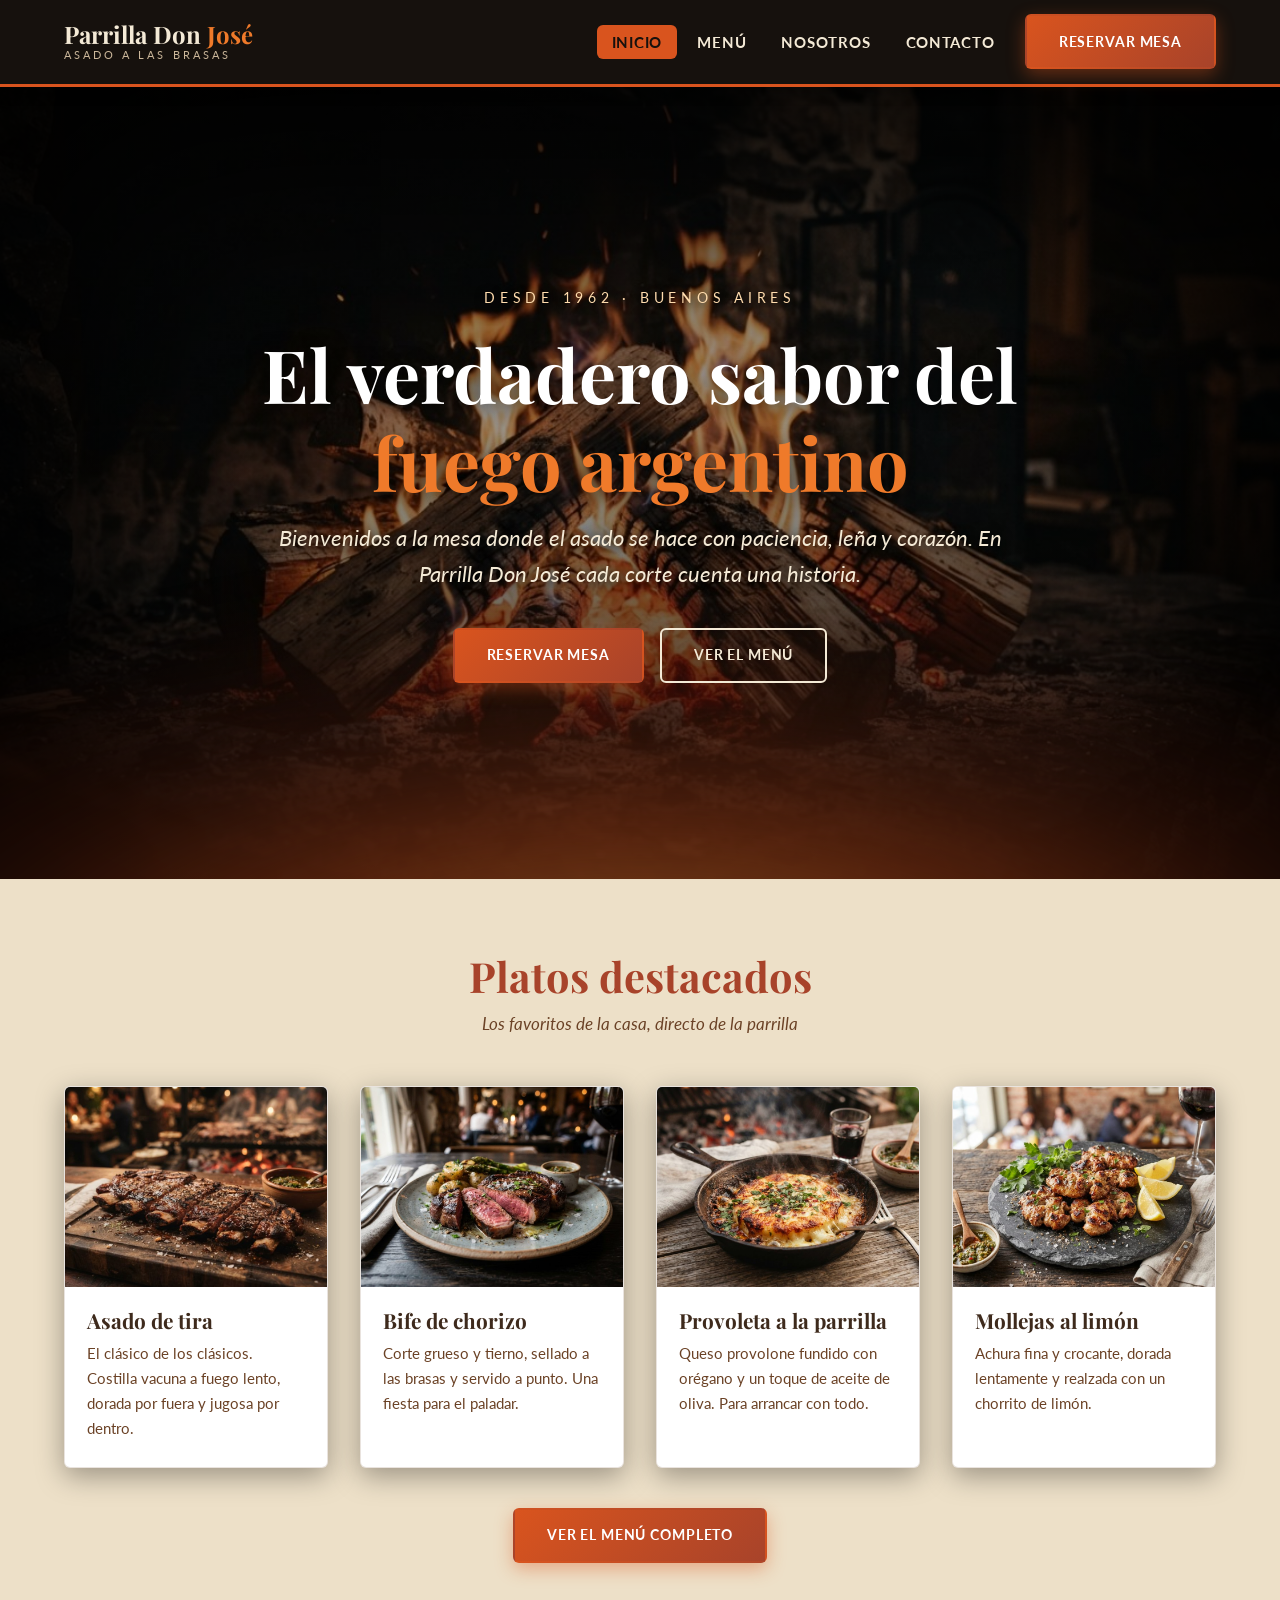
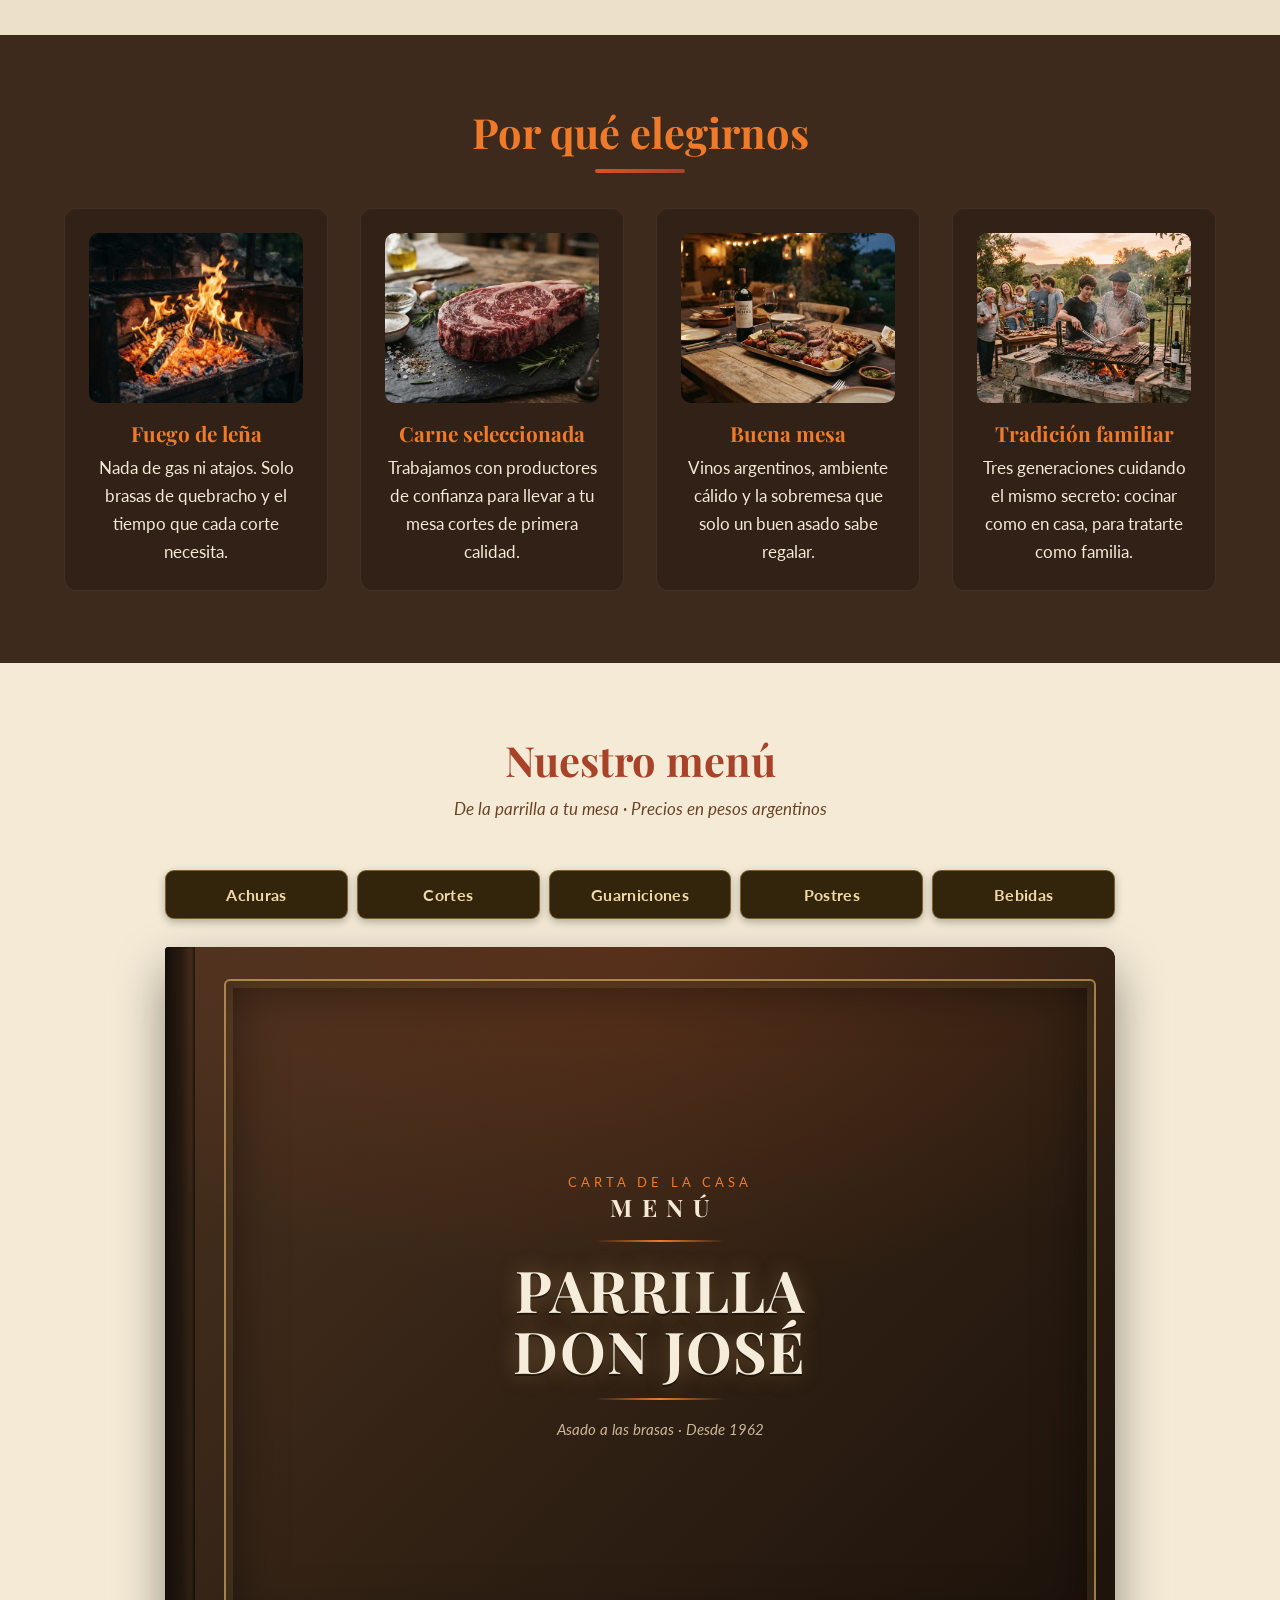
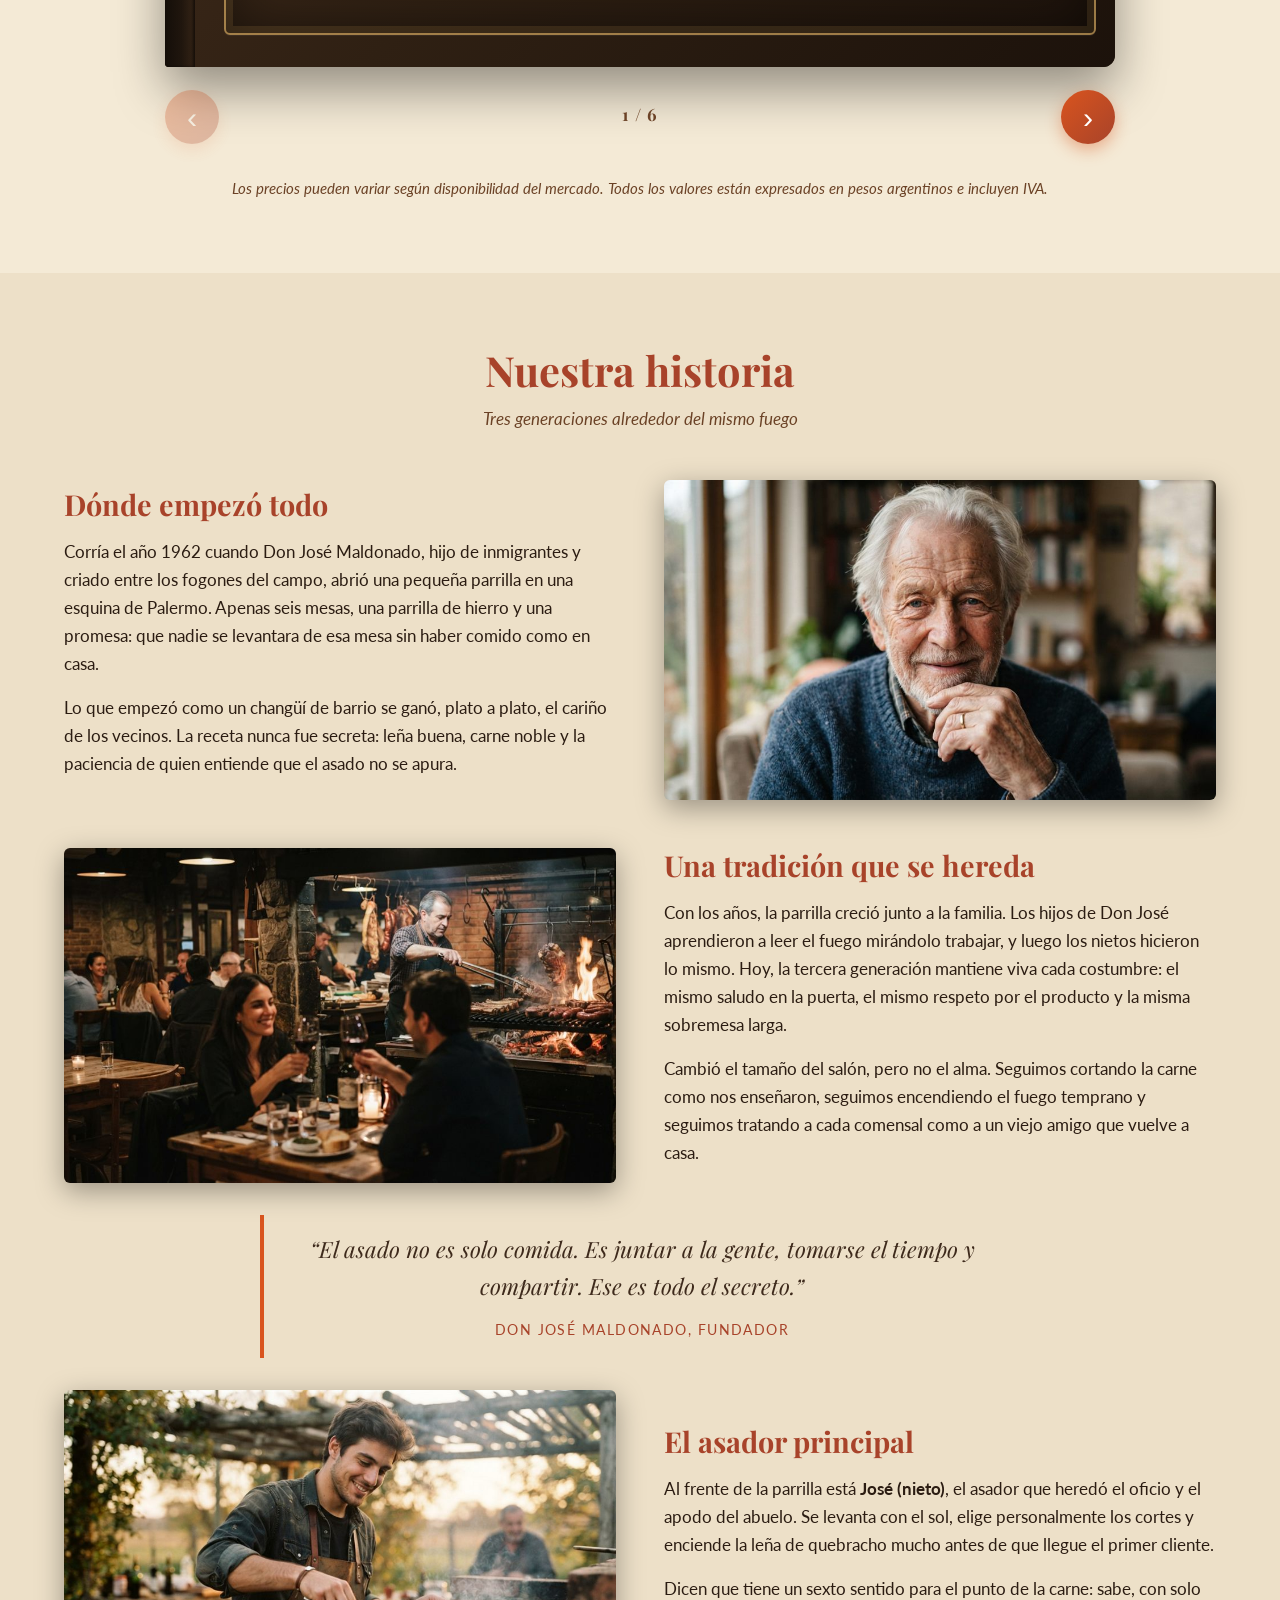
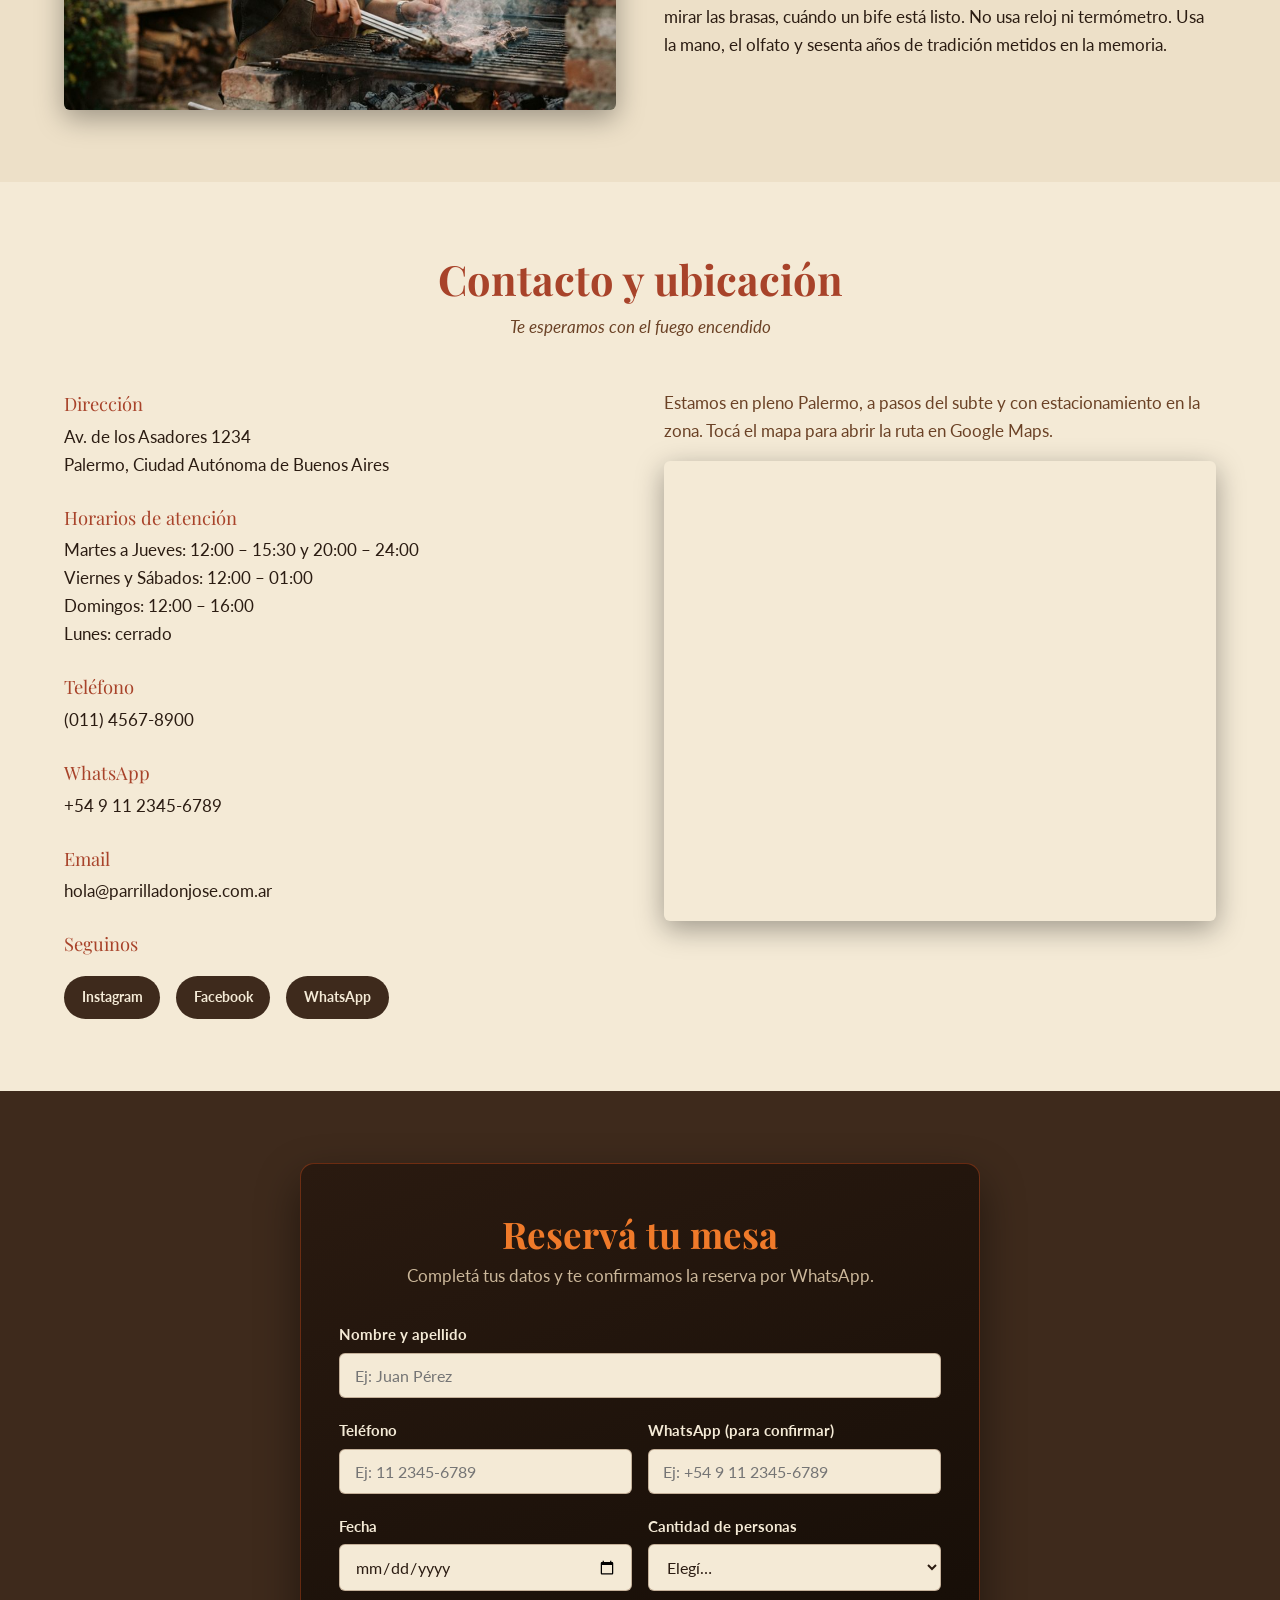
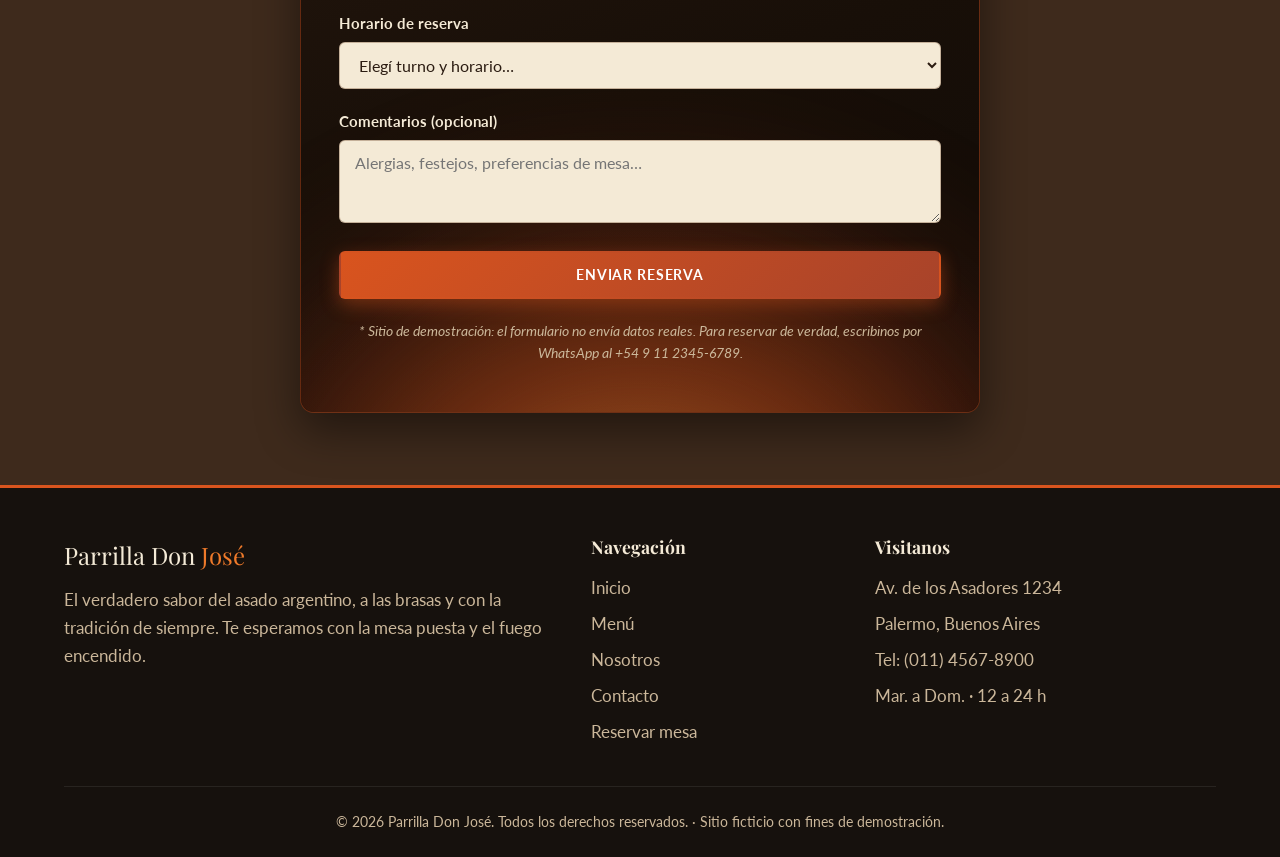
<file: index.html>
<!DOCTYPE html>
<html lang="es-AR">
<head>
  <meta charset="UTF-8" />
  <meta name="viewport" content="width=device-width, initial-scale=1.0" />
  <title>Parrilla Don José — Asado argentino a las brasas</title>
  <meta name="description" content="Parrilla Don José: auténtico asado argentino a la parrilla. Menú, historia, ubicación y reservas, todo en un solo lugar." />
  <link rel="preconnect" href="https://fonts.googleapis.com" />
  <link rel="preconnect" href="https://fonts.gstatic.com" crossorigin />
  <link href="https://fonts.googleapis.com/css2?family=Lato:ital,wght@0,400;0,700;1,400&family=Playfair+Display:ital,wght@0,700;0,900;1,700&display=swap" rel="stylesheet" />
  <link rel="stylesheet" href="css/styles.css?v=3" />
</head>
<body>

  <!-- ===================== Encabezado / Navegación ===================== -->
  <header class="cabecera">
    <div class="contenedor nav">
      <a href="#inicio" class="nav__marca">
        <span class="nav__marca-nombre">Parrilla Don <span>José</span></span>
        <span class="nav__marca-sub">Asado a las brasas</span>
      </a>

      <button class="nav__toggle" aria-label="Abrir menú" aria-expanded="false" aria-controls="menu-principal">
        <span></span><span></span><span></span>
      </button>

      <ul class="nav__lista" id="menu-principal">
        <li><a href="#inicio" class="nav__link nav__link--activo">Inicio</a></li>
        <li><a href="#menu" class="nav__link">Menú</a></li>
        <li><a href="#nosotros" class="nav__link">Nosotros</a></li>
        <li><a href="#contacto" class="nav__link">Contacto</a></li>
        <li class="nav__cta"><a href="#reservar" class="btn btn--brasa">Reservar mesa</a></li>
      </ul>
    </div>
  </header>
  <div class="nav__overlay"></div>

  <!-- ===================== Inicio / Hero ===================== -->
  <section class="hero" id="inicio">
    <!-- Fondo: video de fuego en loop sin cortes (crossfade entre dos videos) -->
    <div class="hero__bg" aria-hidden="true">
      <video class="hero__video hero__video--a" autoplay muted loop playsinline preload="auto" poster="images/hero-fuego.jpg">
        <source src="videos/hero-fuego.mp4" type="video/mp4" />
      </video>
      <video class="hero__video hero__video--b" muted playsinline preload="auto">
        <source src="videos/hero-fuego.mp4" type="video/mp4" />
      </video>
    </div>
    <div class="hero__fuego" aria-hidden="true">
      <div class="hero__lecho"></div>
      <span class="hero__brasa" style="--x:6%;  --s:3px; --d:8s;   --delay:0s;   --dx:24px;  --blur:1.5px; --op:.6"></span>
      <span class="hero__brasa" style="--x:11%; --s:6px; --d:6.2s; --delay:1.1s; --dx:-30px; --blur:0px;  --op:.95"></span>
      <span class="hero__brasa" style="--x:15%; --s:2px; --d:9s;   --delay:2.3s; --dx:18px;  --blur:2px;  --op:.5"></span>
      <span class="hero__brasa" style="--x:19%; --s:5px; --d:6.8s; --delay:.5s;  --dx:36px;  --blur:0px;  --op:.9"></span>
      <span class="hero__brasa" style="--x:24%; --s:4px; --d:7.4s; --delay:3s;   --dx:-22px; --blur:.5px; --op:.8"></span>
      <span class="hero__brasa" style="--x:29%; --s:7px; --d:5.6s; --delay:1.7s; --dx:44px;  --blur:0px;  --op:1"></span>
      <span class="hero__brasa" style="--x:33%; --s:2px; --d:9.5s; --delay:.9s;  --dx:-14px; --blur:2px;  --op:.45"></span>
      <span class="hero__brasa" style="--x:38%; --s:5px; --d:6.6s; --delay:2.6s; --dx:28px;  --blur:0px;  --op:.9"></span>
      <span class="hero__brasa" style="--x:42%; --s:3px; --d:8.4s; --delay:4s;   --dx:-34px; --blur:1.5px; --op:.6"></span>
      <span class="hero__brasa" style="--x:47%; --s:8px; --d:5.2s; --delay:.3s;  --dx:20px;  --blur:0px;  --op:1"></span>
      <span class="hero__brasa" style="--x:51%; --s:4px; --d:7.8s; --delay:2.1s; --dx:-40px; --blur:.5px; --op:.85"></span>
      <span class="hero__brasa" style="--x:55%; --s:2px; --d:9.2s; --delay:3.4s; --dx:16px;  --blur:2px;  --op:.5"></span>
      <span class="hero__brasa" style="--x:60%; --s:6px; --d:6s;   --delay:1.3s; --dx:38px;  --blur:0px;  --op:.95"></span>
      <span class="hero__brasa" style="--x:64%; --s:3px; --d:8.6s; --delay:.7s;  --dx:-26px; --blur:1.5px; --op:.6"></span>
      <span class="hero__brasa" style="--x:69%; --s:7px; --d:5.4s; --delay:2.9s; --dx:30px;  --blur:0px;  --op:1"></span>
      <span class="hero__brasa" style="--x:73%; --s:4px; --d:7.2s; --delay:4.4s; --dx:-18px; --blur:.5px; --op:.8"></span>
      <span class="hero__brasa" style="--x:78%; --s:2px; --d:9.8s; --delay:1.9s; --dx:22px;  --blur:2px;  --op:.45"></span>
      <span class="hero__brasa" style="--x:82%; --s:5px; --d:6.4s; --delay:.4s;  --dx:-36px; --blur:0px;  --op:.9"></span>
      <span class="hero__brasa" style="--x:87%; --s:6px; --d:5.8s; --delay:3.1s; --dx:26px;  --blur:0px;  --op:.95"></span>
      <span class="hero__brasa" style="--x:91%; --s:3px; --d:8.2s; --delay:1.5s; --dx:-20px; --blur:1.5px; --op:.6"></span>
      <span class="hero__brasa" style="--x:95%; --s:4px; --d:7.6s; --delay:2.7s; --dx:14px;  --blur:.5px; --op:.8"></span>
      <span class="hero__brasa" style="--x:45%; --s:6px; --d:6.1s; --delay:5.6s; --dx:-28px; --blur:0px;  --op:.95"></span>
      <span class="hero__brasa" style="--x:66%; --s:3px; --d:8.8s; --delay:5.2s; --dx:24px;  --blur:1.5px; --op:.6"></span>
    </div>

    <div class="hero__contenido">
      <span class="hero__eyebrow">Desde 1962 · Buenos Aires</span>
      <h1 class="hero__titulo">El verdadero sabor del <span>fuego argentino</span></h1>
      <p class="hero__frase">Bienvenidos a la mesa donde el asado se hace con paciencia, leña y corazón. En Parrilla Don José cada corte cuenta una historia.</p>
      <div class="hero__acciones">
        <a href="#reservar" class="btn btn--brasa">Reservar mesa</a>
        <a href="#menu" class="btn btn--linea">Ver el menú</a>
      </div>
    </div>
  </section>

  <!-- ===================== Platos destacados ===================== -->
  <section class="seccion seccion--tierra">
    <div class="contenedor">
      <h2 class="titulo-seccion">Platos destacados</h2>
      <p class="subtitulo-seccion">Los favoritos de la casa, directo de la parrilla</p>

      <div class="destacados">
        <article class="plato">
          <img src="images/plato-asado-de-tira.jpg" onerror="this.onerror=null;this.src='images/plato-asado-de-tira.svg'" alt="Asado de tira a la parrilla" loading="lazy" decoding="async" class="plato__foto" />
          <div class="plato__cuerpo">
            <h3 class="plato__nombre">Asado de tira</h3>
            <p class="plato__desc">El clásico de los clásicos. Costilla vacuna a fuego lento, dorada por fuera y jugosa por dentro.</p>
          </div>
        </article>

        <article class="plato">
          <img src="images/plato-bife-de-chorizo.jpg" onerror="this.onerror=null;this.src='images/plato-bife-de-chorizo.svg'" alt="Bife de chorizo grueso" loading="lazy" decoding="async" class="plato__foto" />
          <div class="plato__cuerpo">
            <h3 class="plato__nombre">Bife de chorizo</h3>
            <p class="plato__desc">Corte grueso y tierno, sellado a las brasas y servido a punto. Una fiesta para el paladar.</p>
          </div>
        </article>

        <article class="plato">
          <img src="images/plato-provoleta.jpg" onerror="this.onerror=null;this.src='images/plato-provoleta.svg'" alt="Provoleta a la parrilla con orégano" loading="lazy" decoding="async" class="plato__foto" />
          <div class="plato__cuerpo">
            <h3 class="plato__nombre">Provoleta a la parrilla</h3>
            <p class="plato__desc">Queso provolone fundido con orégano y un toque de aceite de oliva. Para arrancar con todo.</p>
          </div>
        </article>

        <article class="plato">
          <img src="images/plato-mollejas.jpg" onerror="this.onerror=null;this.src='images/plato-mollejas.svg'" alt="Mollejas doradas al limón" loading="lazy" decoding="async" class="plato__foto" />
          <div class="plato__cuerpo">
            <h3 class="plato__nombre">Mollejas al limón</h3>
            <p class="plato__desc">Achura fina y crocante, dorada lentamente y realzada con un chorrito de limón.</p>
          </div>
        </article>
      </div>

      <div style="text-align: center; margin-top: 2.5rem;">
        <a href="#menu" class="btn btn--brasa">Ver el menú completo</a>
      </div>
    </div>
  </section>

  <!-- ===================== Valores ===================== -->
  <section class="seccion seccion--oscura">
    <div class="contenedor">
      <h2 class="titulo-seccion">Por qué elegirnos</h2>
      <div class="divisor"></div>
      <div class="valores">
        <div class="valor">
          <img src="images/valor-fuego-lena.jpg" onerror="this.onerror=null;this.src='images/valor-fuego-lena.svg'" alt="Fuego de leña ardiendo en la parrilla" loading="lazy" decoding="async" class="valor__foto" />
          <h3 class="valor__titulo">Fuego de leña</h3>
          <p>Nada de gas ni atajos. Solo brasas de quebracho y el tiempo que cada corte necesita.</p>
        </div>
        <div class="valor">
          <img src="images/valor-carne-seleccionada.jpg" onerror="this.onerror=null;this.src='images/valor-carne-seleccionada.svg'" alt="Corte de carne marmolada seleccionada" loading="lazy" decoding="async" class="valor__foto" />
          <h3 class="valor__titulo">Carne seleccionada</h3>
          <p>Trabajamos con productores de confianza para llevar a tu mesa cortes de primera calidad.</p>
        </div>
        <div class="valor">
          <img src="images/valor-buena-mesa.jpg" onerror="this.onerror=null;this.src='images/valor-buena-mesa.svg'" alt="Mesa servida con vino y parrillada" loading="lazy" decoding="async" class="valor__foto" />
          <h3 class="valor__titulo">Buena mesa</h3>
          <p>Vinos argentinos, ambiente cálido y la sobremesa que solo un buen asado sabe regalar.</p>
        </div>
        <div class="valor">
          <img src="images/valor-tradicion-familiar.jpg" onerror="this.onerror=null;this.src='images/valor-tradicion-familiar.svg'" alt="Familia reunida alrededor de la parrilla" loading="lazy" decoding="async" class="valor__foto" />
          <h3 class="valor__titulo">Tradición familiar</h3>
          <p>Tres generaciones cuidando el mismo secreto: cocinar como en casa, para tratarte como familia.</p>
        </div>
      </div>
    </div>
  </section>

  <!-- ===================== Menú ===================== -->
  <section class="seccion contenedor" id="menu">
    <h2 class="titulo-seccion">Nuestro menú</h2>
    <p class="subtitulo-seccion">De la parrilla a tu mesa · Precios en pesos argentinos</p>

    <!-- Índice rápido de categorías (salta a la página del libro) -->
    <div class="carta-tabs" aria-label="Categorías del menú">
      <button class="carta-tab" type="button" data-pagina="1">Achuras</button>
      <button class="carta-tab" type="button" data-pagina="2">Cortes</button>
      <button class="carta-tab" type="button" data-pagina="3">Guarniciones</button>
      <button class="carta-tab" type="button" data-pagina="4">Postres</button>
      <button class="carta-tab" type="button" data-pagina="5">Bebidas</button>
    </div>

    <div class="libro" id="libro-menu">
      <div class="libro__hojas">

        <!-- Tapa dura (portada) -->
        <div class="libro__pagina libro__pagina--tapa libro__pagina--activa">
          <div class="tapa">
            <div class="tapa__marco">
              <span class="tapa__eyebrow">Carta de la casa</span>
              <h3 class="tapa__menu">Menú</h3>
              <div class="tapa__linea"></div>
              <h2 class="tapa__marca">Parrilla<br />Don José</h2>
              <div class="tapa__linea"></div>
              <span class="tapa__pie">Asado a las brasas · Desde 1962</span>
            </div>
          </div>
        </div>

        <!-- Achuras -->
        <div class="libro__pagina">
          <h3 class="menu-seccion__titulo">Achuras</h3>
          <div class="menu-lista">
            <div class="menu-item">
              <div class="menu-item__cabecera"><span class="menu-item__nombre">Chorizo criollo</span><span class="menu-item__puntos"></span><span class="menu-item__precio">$3.200</span></div>
              <p class="menu-item__desc">Embutido casero, jugoso y bien condimentado, dorado a la parrilla.</p>
            </div>
            <div class="menu-item">
              <div class="menu-item__cabecera"><span class="menu-item__nombre">Morcilla</span><span class="menu-item__puntos"></span><span class="menu-item__precio">$3.000</span></div>
              <p class="menu-item__desc">Suave y cremosa, con su punto justo de especias.</p>
            </div>
            <div class="menu-item">
              <div class="menu-item__cabecera"><span class="menu-item__nombre">Mollejas al limón</span><span class="menu-item__puntos"></span><span class="menu-item__precio">$8.900</span></div>
              <p class="menu-item__desc">Crocantes por fuera, tiernas por dentro, con un chorrito de limón.</p>
            </div>
            <div class="menu-item">
              <div class="menu-item__cabecera"><span class="menu-item__nombre">Chinchulines</span><span class="menu-item__puntos"></span><span class="menu-item__precio">$6.500</span></div>
              <p class="menu-item__desc">Trenzados y dorados a fuego lento hasta quedar bien crujientes.</p>
            </div>
            <div class="menu-item">
              <div class="menu-item__cabecera"><span class="menu-item__nombre">Riñones al verdeo</span><span class="menu-item__puntos"></span><span class="menu-item__precio">$5.800</span></div>
              <p class="menu-item__desc">Salteados con cebolla de verdeo y un toque de vino blanco.</p>
            </div>
            <div class="menu-item">
              <div class="menu-item__cabecera"><span class="menu-item__nombre">Provoleta a la parrilla</span><span class="menu-item__puntos"></span><span class="menu-item__precio">$5.500</span></div>
              <p class="menu-item__desc">Queso provolone fundido con orégano y aceite de oliva.</p>
            </div>
          </div>
        </div>

        <!-- Cortes -->
        <div class="libro__pagina">
          <h3 class="menu-seccion__titulo">Cortes</h3>
          <div class="menu-lista">
            <div class="menu-item">
              <div class="menu-item__cabecera"><span class="menu-item__nombre">Vacío</span><span class="menu-item__puntos"></span><span class="menu-item__precio">$11.500</span></div>
              <p class="menu-item__desc">Corte magro y sabroso, cocido lento para lograr su costra dorada.</p>
            </div>
            <div class="menu-item">
              <div class="menu-item__cabecera"><span class="menu-item__nombre">Asado de tira</span><span class="menu-item__puntos"></span><span class="menu-item__precio">$12.000</span></div>
              <p class="menu-item__desc">La costilla vacuna clásica, jugosa y con ese sabor inconfundible.</p>
            </div>
            <div class="menu-item">
              <div class="menu-item__cabecera"><span class="menu-item__nombre">Entraña</span><span class="menu-item__puntos"></span><span class="menu-item__precio">$14.500</span></div>
              <p class="menu-item__desc">Tierna y muy sabrosa, sellada a fuego fuerte y servida a punto.</p>
            </div>
            <div class="menu-item">
              <div class="menu-item__cabecera"><span class="menu-item__nombre">Bife de chorizo</span><span class="menu-item__puntos"></span><span class="menu-item__precio">$15.000</span></div>
              <p class="menu-item__desc">Corte grueso, jugoso y de textura suave. Uno de los preferidos.</p>
            </div>
            <div class="menu-item">
              <div class="menu-item__cabecera"><span class="menu-item__nombre">Ojo de bife</span><span class="menu-item__puntos"></span><span class="menu-item__precio">$16.000</span></div>
              <p class="menu-item__desc">Marmoleado y tierno, con todo el sabor concentrado del centro de la costilla.</p>
            </div>
            <div class="menu-item">
              <div class="menu-item__cabecera"><span class="menu-item__nombre">Bife de lomo</span><span class="menu-item__puntos"></span><span class="menu-item__precio">$17.500</span></div>
              <p class="menu-item__desc">El corte más magro y tierno, ideal para quienes buscan suavidad.</p>
            </div>
            <div class="menu-item">
              <div class="menu-item__cabecera"><span class="menu-item__nombre">Matambre de cerdo</span><span class="menu-item__puntos"></span><span class="menu-item__precio">$10.500</span></div>
              <p class="menu-item__desc">Fino y crocante, dorado lentamente hasta quedar bien dorado.</p>
            </div>
            <div class="menu-item">
              <div class="menu-item__cabecera"><span class="menu-item__nombre">Parrillada Don José (para 2)</span><span class="menu-item__puntos"></span><span class="menu-item__precio">$28.000</span></div>
              <p class="menu-item__desc">Selección de achuras y cortes surtidos para compartir junto al fuego.</p>
            </div>
          </div>
        </div>

        <!-- Guarniciones -->
        <div class="libro__pagina">
          <h3 class="menu-seccion__titulo">Guarniciones</h3>
          <div class="menu-lista">
            <div class="menu-item">
              <div class="menu-item__cabecera"><span class="menu-item__nombre">Ensalada criolla</span><span class="menu-item__puntos"></span><span class="menu-item__precio">$3.500</span></div>
              <p class="menu-item__desc">Tomate, cebolla y morrón con aceite de oliva y un toque de vinagre.</p>
            </div>
            <div class="menu-item">
              <div class="menu-item__cabecera"><span class="menu-item__nombre">Papas fritas caseras</span><span class="menu-item__puntos"></span><span class="menu-item__precio">$4.000</span></div>
              <p class="menu-item__desc">Cortadas a mano y bien crocantes. Se pueden pedir con provenzal.</p>
            </div>
            <div class="menu-item">
              <div class="menu-item__cabecera"><span class="menu-item__nombre">Papas a la provenzal</span><span class="menu-item__puntos"></span><span class="menu-item__precio">$4.500</span></div>
              <p class="menu-item__desc">Con ajo y perejil fresco salteados al momento.</p>
            </div>
            <div class="menu-item">
              <div class="menu-item__cabecera"><span class="menu-item__nombre">Ensalada mixta</span><span class="menu-item__puntos"></span><span class="menu-item__precio">$3.500</span></div>
              <p class="menu-item__desc">Lechuga, tomate y zanahoria, fresca y liviana.</p>
            </div>
            <div class="menu-item">
              <div class="menu-item__cabecera"><span class="menu-item__nombre">Batatas al rescoldo</span><span class="menu-item__puntos"></span><span class="menu-item__precio">$4.200</span></div>
              <p class="menu-item__desc">Asadas entre las brasas, dulces y ahumadas.</p>
            </div>
            <div class="menu-item">
              <div class="menu-item__cabecera"><span class="menu-item__nombre">Puré de calabaza</span><span class="menu-item__puntos"></span><span class="menu-item__precio">$3.800</span></div>
              <p class="menu-item__desc">Cremoso y casero, con un toque de manteca y nuez moscada.</p>
            </div>
          </div>
        </div>

        <!-- Postres -->
        <div class="libro__pagina">
          <h3 class="menu-seccion__titulo">Postres</h3>
          <div class="menu-lista">
            <div class="menu-item">
              <div class="menu-item__cabecera"><span class="menu-item__nombre">Flan casero con dulce de leche</span><span class="menu-item__puntos"></span><span class="menu-item__precio">$4.500</span></div>
              <p class="menu-item__desc">Con crema o dulce de leche… o pisá el barro y pedí las dos.</p>
            </div>
            <div class="menu-item">
              <div class="menu-item__cabecera"><span class="menu-item__nombre">Panqueque de dulce de leche</span><span class="menu-item__puntos"></span><span class="menu-item__precio">$4.800</span></div>
              <p class="menu-item__desc">Relleno generoso y flambeado a la vista.</p>
            </div>
            <div class="menu-item">
              <div class="menu-item__cabecera"><span class="menu-item__nombre">Queso y dulce (vigilante)</span><span class="menu-item__puntos"></span><span class="menu-item__precio">$4.000</span></div>
              <p class="menu-item__desc">El postre del asador: queso fresco con dulce de membrillo o batata.</p>
            </div>
            <div class="menu-item">
              <div class="menu-item__cabecera"><span class="menu-item__nombre">Helado artesanal (2 bochas)</span><span class="menu-item__puntos"></span><span class="menu-item__precio">$3.900</span></div>
              <p class="menu-item__desc">Consultá los sabores del día. Siempre hay dulce de leche granizado.</p>
            </div>
          </div>
        </div>

        <!-- Bebidas -->
        <div class="libro__pagina">
          <h3 class="menu-seccion__titulo">Bebidas</h3>
          <div class="menu-lista">
            <div class="menu-item">
              <div class="menu-item__cabecera"><span class="menu-item__nombre">Malbec de la casa (botella)</span><span class="menu-item__puntos"></span><span class="menu-item__precio">$9.500</span></div>
              <p class="menu-item__desc">Tinto joven de Mendoza, ideal para acompañar la carne.</p>
            </div>
            <div class="menu-item">
              <div class="menu-item__cabecera"><span class="menu-item__nombre">Copa de vino tinto</span><span class="menu-item__puntos"></span><span class="menu-item__precio">$2.800</span></div>
              <p class="menu-item__desc">Malbec o Cabernet Sauvignon.</p>
            </div>
            <div class="menu-item">
              <div class="menu-item__cabecera"><span class="menu-item__nombre">Cerveza artesanal (pinta)</span><span class="menu-item__puntos"></span><span class="menu-item__precio">$3.200</span></div>
              <p class="menu-item__desc">Rubia, roja o negra, bien tirada y fresca.</p>
            </div>
            <div class="menu-item">
              <div class="menu-item__cabecera"><span class="menu-item__nombre">Gaseosa / Agua saborizada</span><span class="menu-item__puntos"></span><span class="menu-item__precio">$1.800</span></div>
              <p class="menu-item__desc">Línea completa, con y sin azúcar.</p>
            </div>
            <div class="menu-item">
              <div class="menu-item__cabecera"><span class="menu-item__nombre">Agua mineral</span><span class="menu-item__puntos"></span><span class="menu-item__precio">$1.500</span></div>
              <p class="menu-item__desc">Con o sin gas.</p>
            </div>
            <div class="menu-item">
              <div class="menu-item__cabecera"><span class="menu-item__nombre">Limonada casera</span><span class="menu-item__puntos"></span><span class="menu-item__precio">$2.500</span></div>
              <p class="menu-item__desc">Con menta y jengibre, bien fría.</p>
            </div>
          </div>
        </div>

      </div><!-- /.libro__hojas -->

      <button class="libro__btn libro__btn--anterior" type="button" aria-label="Página anterior" disabled>&lsaquo;</button>
      <span class="libro__indicador" aria-live="polite">1 / 6</span>
      <button class="libro__btn libro__btn--siguiente" type="button" aria-label="Página siguiente">&rsaquo;</button>
    </div><!-- /.libro -->

    <p class="menu-nota">Los precios pueden variar según disponibilidad del mercado. Todos los valores están expresados en pesos argentinos e incluyen IVA.</p>
  </section>

  <!-- ===================== Nosotros ===================== -->
  <section class="seccion seccion--tierra" id="nosotros">
    <div class="contenedor">
      <h2 class="titulo-seccion">Nuestra historia</h2>
      <p class="subtitulo-seccion">Tres generaciones alrededor del mismo fuego</p>

      <div class="historia">
        <div class="historia__texto">
          <h3>Dónde empezó todo</h3>
          <p>Corría el año 1962 cuando Don José Maldonado, hijo de inmigrantes y criado entre los fogones del campo, abrió una pequeña parrilla en una esquina de Palermo. Apenas seis mesas, una parrilla de hierro y una promesa: que nadie se levantara de esa mesa sin haber comido como en casa.</p>
          <p>Lo que empezó como un changüí de barrio se ganó, plato a plato, el cariño de los vecinos. La receta nunca fue secreta: leña buena, carne noble y la paciencia de quien entiende que el asado no se apura.</p>
        </div>
        <img src="images/historia-fundador-1962.jpg" onerror="this.onerror=null;this.src='images/historia-fundador-1962.svg'" alt="Fotografía antigua del fundador junto a la parrilla original" loading="lazy" decoding="async" class="historia__foto" />
      </div>

      <div class="historia historia--invertida" style="margin-top: 3rem;">
        <div class="historia__texto">
          <h3>Una tradición que se hereda</h3>
          <p>Con los años, la parrilla creció junto a la familia. Los hijos de Don José aprendieron a leer el fuego mirándolo trabajar, y luego los nietos hicieron lo mismo. Hoy, la tercera generación mantiene viva cada costumbre: el mismo saludo en la puerta, el mismo respeto por el producto y la misma sobremesa larga.</p>
          <p>Cambió el tamaño del salón, pero no el alma. Seguimos cortando la carne como nos enseñaron, seguimos encendiendo el fuego temprano y seguimos tratando a cada comensal como a un viejo amigo que vuelve a casa.</p>
        </div>
        <img src="images/historia-familia-parrilla.jpg" onerror="this.onerror=null;this.src='images/historia-familia-parrilla.svg'" alt="La familia reunida en el salón del restaurante" loading="lazy" decoding="async" class="historia__foto" />
      </div>

      <blockquote class="cita" style="color: var(--madera);">
        “El asado no es solo comida. Es juntar a la gente, tomarse el tiempo y compartir. Ese es todo el secreto.”
        <cite style="color: var(--terracota);">Don José Maldonado, fundador</cite>
      </blockquote>

      <div class="historia" style="margin-top: 1rem;">
        <img src="images/asador-principal.jpg" onerror="this.onerror=null;this.src='images/asador-principal.svg'" alt="El asador principal atendiendo la parrilla" loading="lazy" decoding="async" class="historia__foto" />
        <div class="historia__texto">
          <h3>El asador principal</h3>
          <p>Al frente de la parrilla está <strong>José (nieto)</strong>, el asador que heredó el oficio y el apodo del abuelo. Se levanta con el sol, elige personalmente los cortes y enciende la leña de quebracho mucho antes de que llegue el primer cliente.</p>
          <p>Dicen que tiene un sexto sentido para el punto de la carne: sabe, con solo mirar las brasas, cuándo un bife está listo. No usa reloj ni termómetro. Usa la mano, el olfato y sesenta años de tradición metidos en la memoria.</p>
        </div>
      </div>
    </div>
  </section>

  <!-- ===================== Contacto ===================== -->
  <section class="seccion contenedor" id="contacto">
    <h2 class="titulo-seccion">Contacto y ubicación</h2>
    <p class="subtitulo-seccion">Te esperamos con el fuego encendido</p>

    <div class="contacto-grid">
      <!-- Info -->
      <div>
        <ul class="info-lista">
          <li>
            <div>
              <div class="info-lista__titulo">Dirección</div>
              <div class="info-lista__dato">Av. de los Asadores 1234<br />Palermo, Ciudad Autónoma de Buenos Aires</div>
            </div>
          </li>
          <li>
            <div>
              <div class="info-lista__titulo">Horarios de atención</div>
              <div class="info-lista__dato">
                Martes a Jueves: 12:00 – 15:30 y 20:00 – 24:00<br />
                Viernes y Sábados: 12:00 – 01:00<br />
                Domingos: 12:00 – 16:00<br />
                Lunes: cerrado
              </div>
            </div>
          </li>
          <li>
            <div>
              <div class="info-lista__titulo">Teléfono</div>
              <div class="info-lista__dato">(011) 4567-8900</div>
            </div>
          </li>
          <li>
            <div>
              <div class="info-lista__titulo">WhatsApp</div>
              <div class="info-lista__dato">+54 9 11 2345-6789</div>
            </div>
          </li>
          <li>
            <div>
              <div class="info-lista__titulo">Email</div>
              <div class="info-lista__dato">hola@parrilladonjose.com.ar</div>
            </div>
          </li>
        </ul>

        <div class="info-lista__titulo" style="margin-bottom: 0.5rem;">Seguinos</div>
        <div class="redes">
          <a href="#" class="red" aria-label="Instagram">Instagram</a>
          <a href="#" class="red" aria-label="Facebook">Facebook</a>
          <a href="#" class="red" aria-label="WhatsApp">WhatsApp</a>
        </div>
      </div>

      <!-- Mapa -->
      <div>
        <p style="color: var(--cuero); margin-bottom: 1rem;">
          Estamos en pleno Palermo, a pasos del subte y con estacionamiento en la zona.
          Tocá el mapa para abrir la ruta en Google Maps.
        </p>
        <iframe
          class="mapa mapa--alto"
          title="Ubicación de Parrilla Don José en el mapa"
          src="https://www.google.com/maps?q=Buenos+Aires,+Argentina&output=embed"
          loading="lazy"
          referrerpolicy="no-referrer-when-downgrade"
          allowfullscreen></iframe>
      </div>
    </div>
  </section>

  <!-- ===================== Reservar ===================== -->
  <section class="seccion seccion--oscura reserva" id="reservar">
    <div class="reserva-card">
      <!-- Fondo animado de brasas (decorativo) -->
      <div class="hero__fuego reserva-card__fuego" aria-hidden="true">
        <div class="hero__lecho"></div>
        <span class="hero__brasa" style="--x:10%; --s:5px; --d:6.5s; --delay:0s;   --dx:24px;  --blur:0px;  --op:.9"></span>
        <span class="hero__brasa" style="--x:20%; --s:3px; --d:8s;   --delay:1.4s; --dx:-18px; --blur:1.5px; --op:.6"></span>
        <span class="hero__brasa" style="--x:30%; --s:6px; --d:6s;   --delay:.7s;  --dx:30px;  --blur:0px;  --op:.95"></span>
        <span class="hero__brasa" style="--x:40%; --s:4px; --d:7.2s; --delay:2.3s; --dx:-26px; --blur:.5px; --op:.8"></span>
        <span class="hero__brasa" style="--x:50%; --s:7px; --d:5.6s; --delay:.3s;  --dx:20px;  --blur:0px;  --op:1"></span>
        <span class="hero__brasa" style="--x:60%; --s:3px; --d:8.4s; --delay:3s;   --dx:-30px; --blur:1.5px; --op:.6"></span>
        <span class="hero__brasa" style="--x:70%; --s:5px; --d:6.4s; --delay:1s;   --dx:28px;  --blur:0px;  --op:.9"></span>
        <span class="hero__brasa" style="--x:80%; --s:4px; --d:7.6s; --delay:2s;   --dx:-20px; --blur:.5px; --op:.8"></span>
        <span class="hero__brasa" style="--x:90%; --s:6px; --d:6s;   --delay:.5s;  --dx:24px;  --blur:0px;  --op:.95"></span>
        <span class="hero__brasa" style="--x:35%; --s:3px; --d:8.8s; --delay:4s;   --dx:16px;  --blur:2px;  --op:.5"></span>
        <span class="hero__brasa" style="--x:65%; --s:4px; --d:7s;   --delay:3.6s; --dx:-22px; --blur:1px;  --op:.7"></span>
      </div>

      <div class="reserva-card__contenido">
        <h2 class="reserva-card__titulo">Reservá tu mesa</h2>
        <p class="reserva-card__intro">Completá tus datos y te confirmamos la reserva por WhatsApp.</p>

        <form class="formulario-reserva" id="form-reserva" novalidate>
          <div class="campo">
            <label for="nombre">Nombre y apellido</label>
            <input type="text" id="nombre" name="nombre" placeholder="Ej: Juan Pérez" required />
          </div>

          <div class="campo-doble">
            <div class="campo">
              <label for="telefono">Teléfono</label>
              <input type="tel" id="telefono" name="telefono" placeholder="Ej: 11 2345-6789" required />
            </div>
            <div class="campo">
              <label for="whatsapp">WhatsApp (para confirmar)</label>
              <input type="tel" id="whatsapp" name="whatsapp" placeholder="Ej: +54 9 11 2345-6789" required />
            </div>
          </div>

          <div class="campo-doble">
            <div class="campo">
              <label for="fecha">Fecha</label>
              <input type="date" id="fecha" name="fecha" required />
            </div>
            <div class="campo">
              <label for="personas">Cantidad de personas</label>
              <select id="personas" name="personas" required>
                <option value="" disabled selected>Elegí…</option>
                <option value="1">1 persona</option>
                <option value="2">2 personas</option>
                <option value="3">3 personas</option>
                <option value="4">4 personas</option>
                <option value="5">5 personas</option>
                <option value="6">6 personas</option>
                <option value="7+">7 o más</option>
              </select>
            </div>
          </div>

          <div class="campo">
            <label for="horario">Horario de reserva</label>
            <select id="horario" name="horario" required>
              <option value="" disabled selected>Elegí turno y horario…</option>
              <optgroup label="Almuerzo">
                <option value="Almuerzo - 12:00">12:00 hs</option>
                <option value="Almuerzo - 12:30">12:30 hs</option>
                <option value="Almuerzo - 13:00">13:00 hs</option>
                <option value="Almuerzo - 13:30">13:30 hs</option>
              </optgroup>
              <optgroup label="Cena">
                <option value="Cena - 21:00">21:00 hs</option>
                <option value="Cena - 21:30">21:30 hs</option>
                <option value="Cena - 22:00">22:00 hs</option>
                <option value="Cena - 22:30">22:30 hs</option>
              </optgroup>
            </select>
          </div>

          <div class="campo">
            <label for="comentario">Comentarios (opcional)</label>
            <textarea id="comentario" name="comentario" rows="3" placeholder="Alergias, festejos, preferencias de mesa…"></textarea>
          </div>

          <button type="submit" class="btn btn--brasa" style="width: 100%;">Enviar reserva</button>

          <p class="reserva-card__nota">
            * Sitio de demostración: el formulario no envía datos reales. Para reservar de verdad, escribinos por WhatsApp al +54 9 11 2345-6789.
          </p>
        </form>
      </div>
    </div>
  </section>

  <!-- ===================== Pie ===================== -->
  <footer class="pie">
    <div class="contenedor pie__grid">
      <div>
        <div class="pie__marca-nombre">Parrilla Don <span>José</span></div>
        <p>El verdadero sabor del asado argentino, a las brasas y con la tradición de siempre. Te esperamos con la mesa puesta y el fuego encendido.</p>
      </div>
      <div>
        <h4>Navegación</h4>
        <ul>
          <li><a href="#inicio">Inicio</a></li>
          <li><a href="#menu">Menú</a></li>
          <li><a href="#nosotros">Nosotros</a></li>
          <li><a href="#contacto">Contacto</a></li>
          <li><a href="#reservar">Reservar mesa</a></li>
        </ul>
      </div>
      <div>
        <h4>Visitanos</h4>
        <ul>
          <li>Av. de los Asadores 1234</li>
          <li>Palermo, Buenos Aires</li>
          <li>Tel: (011) 4567-8900</li>
          <li>Mar. a Dom. · 12 a 24 h</li>
        </ul>
      </div>
    </div>
    <div class="contenedor pie__base">
      <p>© 2026 Parrilla Don José. Todos los derechos reservados. · Sitio ficticio con fines de demostración.</p>
    </div>
  </footer>

  <script src="js/nav.js?v=3"></script>
  <script>
    /* Validación mínima y mensaje de confirmación (demo, sin envío real) */
    (function () {
      var form = document.getElementById('form-reserva');
      if (!form) return;
      form.addEventListener('submit', function (e) {
        e.preventDefault();
        if (!form.checkValidity()) {
          form.reportValidity();
          return;
        }
        var nombre = document.getElementById('nombre').value.trim();
        alert('¡Gracias, ' + (nombre || 'estimado/a') + '! Recibimos tu solicitud de reserva. Te escribimos por WhatsApp para confirmarla. (Demostración: no se envían datos reales.)');
        form.reset();
      });
    })();
  </script>
</body>
</html>
</file>
<file: css/styles.css>
/* ==========================================================================
   Parrilla Don Emi — Hoja de estilos principal
   Estilo rústico tradicional: maderas oscuras, cuero, tonos tierra,
   negro forjado y acentos color brasa/naranja quemado.
   ========================================================================== */

/* ---------- Variables de diseño ---------- */
:root {
  /* Colores */
  --marron-oscuro: #2b1c12;
  --madera: #3e2a1c;
  --madera-clara: #5a3d29;
  --cuero: #6b4226;
  --terracota: #a8432a;
  --terracota-clara: #c25a3d;
  --crema: #f4ead6;
  --crema-suave: #ede0c8;
  --brasa: #d9541e;
  --brasa-viva: #ef7a2a;
  --negro-forjado: #16110d;
  --texto-claro: #f4ead6;
  --texto-tenue: #cbb79a;
  --texto-oscuro: #2b1c12;

  /* Tipografías */
  --font-titulo: 'Playfair Display', Georgia, 'Times New Roman', serif;
  --font-texto: 'Lato', 'Segoe UI', Roboto, Helvetica, Arial, sans-serif;

  /* Layout */
  --ancho-max: 1180px;
  --radio: 6px;
  --sombra: 0 8px 28px rgba(0, 0, 0, 0.35);
  --transicion: 0.25s ease;
}

/* ---------- Reset básico ---------- */
*,
*::before,
*::after {
  box-sizing: border-box;
  margin: 0;
  padding: 0;
}

html {
  scroll-behavior: smooth;
}

/* Desfase al saltar a una sección para que el header fijo no la tape */
#inicio,
#menu,
#nosotros,
#contacto,
#reservar {
  scroll-margin-top: 84px;
}

body {
  font-family: var(--font-texto);
  color: var(--texto-oscuro);
  background-color: var(--crema);
  line-height: 1.65;
  font-size: 17px;
  -webkit-font-smoothing: antialiased;
}

img {
  max-width: 100%;
  display: block;
}

a {
  color: var(--terracota);
  text-decoration: none;
  transition: color var(--transicion);
}

a:hover {
  color: var(--brasa);
}

h1, h2, h3, h4 {
  font-family: var(--font-titulo);
  line-height: 1.2;
  font-weight: 700;
}

/* ---------- Utilidades ---------- */
.contenedor {
  width: 90%;
  max-width: var(--ancho-max);
  margin: 0 auto;
}

.seccion {
  padding: 4.5rem 0;
}

.seccion--oscura {
  background-color: var(--madera);
  color: var(--texto-claro);
}

.seccion--tierra {
  background-color: var(--crema-suave);
}

.titulo-seccion {
  font-size: clamp(1.8rem, 4vw, 2.6rem);
  color: var(--terracota);
  text-align: center;
  margin-bottom: 0.6rem;
}

.seccion--oscura .titulo-seccion {
  color: var(--brasa-viva);
}

.subtitulo-seccion {
  text-align: center;
  color: var(--cuero);
  font-style: italic;
  margin-bottom: 3rem;
  font-size: 1.05rem;
}

.seccion--oscura .subtitulo-seccion {
  color: var(--texto-tenue);
}

/* Adorno divisor tipo brasa */
.divisor {
  width: 90px;
  height: 4px;
  margin: 0.8rem auto 2.2rem;
  background: linear-gradient(90deg, var(--brasa), var(--terracota));
  border-radius: 4px;
}

/* ---------- Botones ---------- */
.btn {
  display: inline-block;
  font-family: var(--font-texto);
  font-weight: 700;
  letter-spacing: 0.06em;
  text-transform: uppercase;
  font-size: 0.9rem;
  padding: 0.85rem 2rem;
  border-radius: var(--radio);
  border: 2px solid transparent;
  cursor: pointer;
  transition: all var(--transicion);
}

.btn--brasa {
  background: linear-gradient(135deg, var(--brasa), var(--terracota));
  color: #fff;
  box-shadow: 0 6px 18px rgba(217, 84, 30, 0.4);
}

.btn--brasa:hover {
  transform: translateY(-2px);
  box-shadow: 0 10px 24px rgba(217, 84, 30, 0.55);
  color: #fff;
}

.btn--linea {
  background: transparent;
  border-color: var(--crema);
  color: var(--crema);
}

.btn--linea:hover {
  background: var(--crema);
  color: var(--madera);
}

/* ==========================================================================
   Encabezado / Navegación
   ========================================================================== */
.cabecera {
  position: sticky;
  top: 0;
  z-index: 1000;
  background-color: var(--negro-forjado);
  border-bottom: 3px solid var(--brasa);
  box-shadow: 0 2px 14px rgba(0, 0, 0, 0.4);
}

.nav {
  display: flex;
  align-items: center;
  justify-content: space-between;
  padding: 0.9rem 0;
}

.nav__marca {
  display: flex;
  flex-direction: column;
  line-height: 1;
}

.nav__marca-nombre {
  font-family: var(--font-titulo);
  font-size: 1.5rem;
  font-weight: 700;
  color: var(--crema);
}

.nav__marca-nombre span {
  color: var(--brasa-viva);
}

.nav__marca-sub {
  font-size: 0.68rem;
  letter-spacing: 0.28em;
  text-transform: uppercase;
  color: var(--texto-tenue);
  margin-top: 0.25rem;
}

.nav__lista {
  display: flex;
  align-items: center;
  gap: 0.4rem;
  list-style: none;
}

.nav__link {
  color: var(--crema);
  font-weight: 700;
  font-size: 0.92rem;
  text-transform: uppercase;
  letter-spacing: 0.05em;
  padding: 0.5rem 0.9rem;
  border-radius: var(--radio);
  transition: all var(--transicion);
}

.nav__link:hover {
  color: var(--brasa-viva);
  background-color: rgba(255, 255, 255, 0.06);
}

.nav__link--activo {
  color: var(--negro-forjado);
  background-color: var(--brasa);
}

.nav__link--activo:hover {
  color: var(--negro-forjado);
  background-color: var(--brasa-viva);
}

.nav__cta {
  margin-left: 0.6rem;
}

/* Botón hamburguesa (oculto en escritorio) */
.nav__toggle {
  display: none;
  flex-direction: column;
  justify-content: center;
  gap: 5px;
  width: 44px;
  height: 44px;
  background: transparent;
  border: none;
  cursor: pointer;
}

.nav__toggle span {
  display: block;
  width: 26px;
  height: 3px;
  background-color: var(--crema);
  border-radius: 2px;
  transition: all var(--transicion);
}

/* Animación a "X" cuando está abierto */
.nav__toggle[aria-expanded='true'] span:nth-child(1) {
  transform: translateY(8px) rotate(45deg);
}
.nav__toggle[aria-expanded='true'] span:nth-child(2) {
  opacity: 0;
}
.nav__toggle[aria-expanded='true'] span:nth-child(3) {
  transform: translateY(-8px) rotate(-45deg);
}

/* ==========================================================================
   Hero
   ========================================================================== */
.hero {
  position: relative;
  min-height: 88vh;
  display: flex;
  align-items: center;
  justify-content: center;
  text-align: center;
  color: var(--crema);
  overflow: hidden;
  /* Fondo casi negro con un resplandor de brasa subiendo desde el pie. */
  background:
    radial-gradient(80% 55% at 50% 112%, rgba(217, 84, 30, 0.38) 0%, rgba(217, 84, 30, 0) 60%),
    radial-gradient(120% 130% at 50% -10%, #1c130c 0%, #0d0906 55%, #060403 100%);
  background-color: #0a0705;
  padding: 5rem 1rem;
}

/* Fondo: video de fuego que llena el hero (object-fit: cover). */
.hero__bg {
  position: absolute;
  inset: 0;
  z-index: 0;
  overflow: hidden;
  background-color: #0a0705;
}
.hero__video {
  position: absolute;
  inset: 0;
  width: 100%;
  height: 100%;
  object-fit: cover;
  object-position: center;
  transition: opacity 0.8s linear;
}
/* Segundo video (para el crossfade del loop): arranca invisible */
.hero__video--b {
  opacity: 0;
}
/* Oscurecido para que el texto sea legible sobre el video de fuego */
.hero__bg::after {
  content: '';
  position: absolute;
  inset: 0;
  z-index: 1;
  pointer-events: none;
  background:
    linear-gradient(180deg, rgba(8, 5, 3, 0.6) 0%, rgba(8, 5, 3, 0.38) 38%, rgba(8, 5, 3, 0.78) 100%),
    radial-gradient(120% 95% at 50% 42%, rgba(0, 0, 0, 0) 24%, rgba(0, 0, 0, 0.55) 100%);
}

/* Viñeta para oscurecer los bordes y dar profundidad cinematográfica */
.hero::after {
  content: '';
  position: absolute;
  inset: 0;
  z-index: 1;
  pointer-events: none;
  box-shadow: inset 0 0 220px 70px rgba(0, 0, 0, 0.85);
  background: radial-gradient(120% 120% at 50% 40%, transparent 55%, rgba(0, 0, 0, 0.55) 100%);
}

.hero__contenido {
  position: relative;
  z-index: 3;
  max-width: 760px;
}

/* ---------- Brasas del hero (sobre la foto de fuego) ---------- */
.hero__fuego {
  position: absolute;
  inset: 0;
  z-index: 2;
  overflow: hidden;
  pointer-events: none;
}

/* Lecho de brasas: banda de fuego tenue y parpadeante al pie */
.hero__lecho {
  position: absolute;
  left: 50%;
  bottom: -18%;
  width: 160%;
  height: 55%;
  transform: translateX(-50%);
  background: radial-gradient(ellipse at 50% 100%,
      rgba(255, 170, 70, 0.55) 0%,
      rgba(217, 84, 30, 0.4) 28%,
      rgba(180, 60, 25, 0.15) 50%,
      rgba(217, 84, 30, 0) 72%);
  filter: blur(35px);
  animation: dj-lecho 4s ease-in-out infinite;
}

/* Chispas / brasas que flotan y ascienden en la oscuridad */
.hero__brasa {
  position: absolute;
  bottom: -14px;
  left: var(--x);
  width: var(--s);
  height: var(--s);
  border-radius: 50%;
  background: radial-gradient(circle at 50% 50%,
      #fff2cf 0%, #ffb15a 40%, #ef7a2a 65%, rgba(239, 122, 42, 0) 78%);
  box-shadow: 0 0 8px 2px rgba(239, 122, 42, 0.55);
  filter: blur(var(--blur, 0px));
  opacity: 0;
  animation: dj-brasa var(--d) ease-in var(--delay) infinite;
}

@keyframes dj-lecho {
  0%, 100% { opacity: 0.7;  transform: translateX(-50%) scaleY(1); }
  45%      { opacity: 1;    transform: translateX(-50%) scaleY(1.1); }
  70%      { opacity: 0.82; transform: translateX(-50%) scaleY(0.98); }
}

/* Ascenso con leve vaivén lateral y titileo */
@keyframes dj-brasa {
  0%   { transform: translate(0, 0) scale(1);                            opacity: 0; }
  10%  { opacity: var(--op, 0.9); }
  35%  { transform: translate(calc(var(--dx) * 0.4), -32vh) scale(0.95); opacity: var(--op, 0.9); }
  65%  { transform: translate(calc(var(--dx) * 0.85), -58vh) scale(0.8); opacity: calc(var(--op, 0.9) * 0.7); }
  100% { transform: translate(var(--dx), -92vh) scale(0.25);             opacity: 0; }
}

/* Respeta a quienes prefieren menos movimiento */
@media (prefers-reduced-motion: reduce) {
  .hero__lecho,
  .hero__brasa {
    animation: none;
  }
  .hero__brasa { opacity: 0; }
  .hero__lecho { opacity: 0.85; }
}

.hero__eyebrow {
  display: inline-block;
  font-size: 0.85rem;
  letter-spacing: 0.35em;
  text-transform: uppercase;
  color: var(--brasa-viva);
  margin-bottom: 1.2rem;
}

.hero__titulo {
  font-size: clamp(2.4rem, 7vw, 4.6rem);
  color: #fff;
  text-shadow: 0 3px 20px rgba(0, 0, 0, 0.6);
  margin-bottom: 1rem;
}

.hero__titulo span {
  color: var(--brasa-viva);
}

/* Colores y sombras para asegurar legibilidad del texto sobre el fuego */
.hero__eyebrow {
  color: #ffdcae;
  text-shadow: 0 2px 10px rgba(0, 0, 0, 0.9);
}
.hero__frase {
  color: #fbf1df;
  text-shadow: 0 2px 12px rgba(0, 0, 0, 0.9);
}

.hero__frase {
  font-size: clamp(1.05rem, 2.5vw, 1.35rem);
  color: var(--crema);
  margin-bottom: 2.2rem;
  font-style: italic;
}

.hero__acciones {
  display: flex;
  gap: 1rem;
  justify-content: center;
  flex-wrap: wrap;
}

/* Banner secundario (páginas internas) */
.banner {
  position: relative;
  padding: 5rem 1rem;
  text-align: center;
  color: var(--crema);
  background:
    linear-gradient(rgba(22, 17, 13, 0.68), rgba(22, 17, 13, 0.82)),
    url('../images/hero-brasas-carbon.jpg') center/cover no-repeat;
  background-color: var(--marron-oscuro);
}

.banner__titulo {
  font-size: clamp(2rem, 5vw, 3.2rem);
  color: #fff;
}

.banner__texto {
  color: var(--texto-tenue);
  margin-top: 0.6rem;
  font-style: italic;
}

/* ==========================================================================
   Platos destacados (Inicio)
   ========================================================================== */
.destacados {
  display: grid;
  grid-template-columns: repeat(auto-fit, minmax(240px, 1fr));
  gap: 2rem;
}

.plato {
  background: #fff;
  border-radius: var(--radio);
  overflow: hidden;
  box-shadow: var(--sombra);
  transition: transform var(--transicion), box-shadow var(--transicion);
  border: 1px solid rgba(107, 66, 38, 0.15);
}

.plato:hover {
  transform: translateY(-6px);
  box-shadow: 0 14px 34px rgba(0, 0, 0, 0.28);
}

.plato__foto {
  width: 100%;
  height: 200px;
  object-fit: cover;
  background-color: var(--madera-clara);
}

.plato__cuerpo {
  padding: 1.3rem 1.4rem 1.6rem;
}

.plato__nombre {
  font-size: 1.3rem;
  color: var(--madera);
  margin-bottom: 0.5rem;
}

.plato__desc {
  font-size: 0.95rem;
  color: var(--cuero);
}

/* ==========================================================================
   Franja de valores / llamada
   ========================================================================== */
.franja-cta {
  text-align: center;
  background:
    linear-gradient(rgba(43, 28, 18, 0.9), rgba(43, 28, 18, 0.9)),
    url('../images/textura-madera.jpg') center/cover;
  background-color: var(--madera);
  color: var(--crema);
  padding: 4rem 1rem;
}

.franja-cta h2 {
  font-size: clamp(1.8rem, 4vw, 2.6rem);
  color: #fff;
  margin-bottom: 1rem;
}

.franja-cta p {
  max-width: 620px;
  margin: 0 auto 2rem;
  color: var(--texto-tenue);
}

/* Tarjetas de valores */
.valores {
  display: grid;
  grid-template-columns: repeat(auto-fit, minmax(220px, 1fr));
  gap: 2rem;
  margin-top: 1rem;
}

.valor {
  text-align: center;
  padding: 1.5rem;
}

/* En la sección oscura, cada valor se ve como una tarjeta */
.seccion--oscura .valor {
  background: rgba(0, 0, 0, 0.2);
  border: 1px solid rgba(255, 255, 255, 0.07);
  border-radius: 12px;
}

/* Foto opcional en la parte superior de una tarjeta de valor */
.valor__foto {
  width: 100%;
  height: 170px;
  object-fit: cover;
  border-radius: 10px;
  margin-bottom: 1.1rem;
  background-color: var(--madera-clara);
}

.valor__icono {
  font-size: 2.6rem;
  margin-bottom: 0.8rem;
}

.valor__titulo {
  font-size: 1.3rem;
  color: var(--terracota);
  margin-bottom: 0.5rem;
}

.seccion--oscura .valor__titulo {
  color: var(--brasa-viva);
}

/* ==========================================================================
   Menú
   ========================================================================== */
.menu-seccion {
  margin-bottom: 3.5rem;
}

.menu-seccion__titulo {
  font-size: 1.9rem;
  color: var(--terracota);
  border-bottom: 2px solid rgba(168, 67, 42, 0.3);
  padding-bottom: 0.6rem;
  margin-bottom: 1.6rem;
  display: flex;
  align-items: center;
  gap: 0.6rem;
}

.menu-lista {
  display: grid;
  grid-template-columns: repeat(auto-fit, minmax(320px, 1fr));
  gap: 0.4rem 2.5rem;
}

.menu-item {
  padding: 0.9rem 0;
  border-bottom: 1px dashed rgba(107, 66, 38, 0.25);
}

.menu-item__cabecera {
  display: flex;
  justify-content: space-between;
  align-items: baseline;
  gap: 0.6rem;
}

.menu-item__nombre {
  font-family: var(--font-titulo);
  font-size: 1.15rem;
  font-weight: 700;
  color: var(--madera);
}

.menu-item__puntos {
  flex: 1;
  border-bottom: 1px dotted rgba(107, 66, 38, 0.45);
  margin: 0 0.3rem 0.35rem;
}

.menu-item__precio {
  font-weight: 700;
  color: var(--brasa);
  white-space: nowrap;
  font-size: 1.05rem;
}

.menu-item__desc {
  font-size: 0.92rem;
  color: var(--cuero);
  margin-top: 0.25rem;
}

.menu-nota {
  text-align: center;
  font-style: italic;
  color: var(--cuero);
  margin-top: 2rem;
  font-size: 0.95rem;
}

/* ==========================================================================
   Menú tipo libro (flipbook)
   ========================================================================== */

/* Índice rápido de categorías: botones a lo largo de la carta */
.carta-tabs {
  display: flex;
  flex-wrap: wrap;
  justify-content: center;
  gap: 0.55rem;
  max-width: 950px;
  margin: 0 auto 1.8rem;
}

.carta-tab {
  flex: 1 1 140px; /* crecen para ocupar el ancho; envuelven en celular */
  font-family: var(--font-texto);
  font-weight: 700;
  font-size: 1.02rem;
  letter-spacing: 0.02em;
  color: #f2d9a8; /* dorado claro, legible sobre el marrón de la carta */
  background: #33250c; /* mismo color que las hojas de la carta */
  border: 1px solid rgba(242, 184, 102, 0.4);
  border-radius: 9px;
  padding: 0.85rem 0.7rem;
  cursor: pointer;
  text-align: center;
  box-shadow: 0 3px 9px rgba(0, 0, 0, 0.28);
  transition: all var(--transicion);
}

.carta-tab:hover {
  border-color: var(--brasa-viva);
  color: #fff;
  transform: translateY(-2px);
  box-shadow: 0 6px 14px rgba(0, 0, 0, 0.35);
}

.carta-tab--activa {
  background: linear-gradient(135deg, var(--brasa), var(--terracota));
  color: #fff;
  border-color: transparent;
  box-shadow: 0 5px 14px rgba(217, 84, 30, 0.4);
}

.carta-tab--activa:hover {
  color: #fff;
  transform: translateY(-2px);
}

.libro {
  position: relative;
  max-width: 950px;
  margin: 0 auto;
  padding-bottom: 4.8rem;
}

.libro__hojas {
  position: relative;
  height: 720px;
  perspective: 2400px;
  border-radius: 4px 12px 12px 4px;
  background: #241a0c;
  box-shadow: 0 22px 50px rgba(0, 0, 0, 0.4);
}

/* Cada hoja del libro = una categoría del menú (marrón #33250C) */
.libro__pagina {
  position: absolute;
  inset: 0;
  overflow-y: auto;
  padding: 2.4rem 2.6rem 2.6rem;
  border-radius: 4px 12px 12px 4px;
  background:
    linear-gradient(90deg, rgba(0, 0, 0, 0.35) 0, rgba(0, 0, 0, 0) 6%),
    #33250C;
  transform-origin: left center;
  backface-visibility: hidden;
  opacity: 0;
  visibility: hidden;
  z-index: 1;
}

.libro__pagina--activa {
  opacity: 1;
  visibility: visible;
  z-index: 2;
}

/* Texto legible sobre las hojas oscuras */
.libro__pagina .menu-seccion__titulo {
  margin-top: 0;
  color: #f2b866;
  border-bottom-color: rgba(242, 184, 102, 0.35);
}
.libro__pagina .menu-item {
  border-bottom-color: rgba(242, 184, 102, 0.16);
}
.libro__pagina .menu-item__nombre {
  color: #f6e8d1;
}
.libro__pagina .menu-item__desc {
  color: #cdb18a;
}
.libro__pagina .menu-item__precio {
  color: #f2b866;
}
.libro__pagina .menu-item__puntos {
  border-bottom-color: rgba(242, 184, 102, 0.32);
}

/* ---------- Tapa dura del libro (portada) ---------- */
.libro__pagina--tapa {
  padding: 0;
  background:
    radial-gradient(120% 90% at 50% 0%, rgba(217, 84, 30, 0.18), transparent 55%),
    linear-gradient(135deg, #4a3220 0%, #2f2013 55%, #1c120b 100%);
}

.tapa {
  position: absolute;
  inset: 0;
  display: flex;
  align-items: center;
  justify-content: center;
}

/* Lomo del libro (banda oscura a la izquierda) */
.tapa::before {
  content: '';
  position: absolute;
  left: 0;
  top: 0;
  bottom: 0;
  width: 30px;
  background: linear-gradient(90deg, #140e09 0%, rgba(20, 14, 9, 0.65) 55%, rgba(20, 14, 9, 0) 100%);
  box-shadow: inset -2px 0 3px rgba(0, 0, 0, 0.6);
}

/* Marco dorado grabado + bisel de tapa dura */
.tapa__marco {
  position: relative;
  width: calc(100% - 78px);
  height: calc(100% - 64px);
  margin-left: 40px;
  display: flex;
  flex-direction: column;
  align-items: center;
  justify-content: center;
  text-align: center;
  padding: 2rem;
  border: 2px solid rgba(224, 179, 102, 0.65);
  border-radius: 6px;
  box-shadow:
    inset 0 0 0 7px rgba(224, 179, 102, 0.12),
    inset 0 0 55px rgba(0, 0, 0, 0.55),
    0 1px 0 rgba(255, 255, 255, 0.05);
}

.tapa__eyebrow {
  font-size: 0.8rem;
  letter-spacing: 0.32em;
  text-transform: uppercase;
  color: var(--brasa-viva);
}

.tapa__emblema {
  font-size: 2.8rem;
  margin: 0.9rem 0 0.6rem;
  filter: drop-shadow(0 0 12px rgba(217, 84, 30, 0.5));
}

.tapa__menu {
  font-family: var(--font-titulo);
  font-size: 1.5rem;
  letter-spacing: 0.4em;
  text-transform: uppercase;
  color: var(--crema);
  text-indent: 0.4em;
}

.tapa__marca {
  font-family: var(--font-titulo);
  font-size: clamp(2.1rem, 6vw, 3.6rem);
  line-height: 1.05;
  color: #f6ecda;
  text-transform: uppercase;
  letter-spacing: 0.02em;
  text-shadow:
    0 2px 0 rgba(0, 0, 0, 0.45),
    0 0 22px rgba(224, 179, 102, 0.35);
}

.tapa__linea {
  width: 130px;
  height: 2px;
  margin: 1.1rem auto;
  background: linear-gradient(90deg, transparent, var(--brasa-viva), transparent);
}

.tapa__pie {
  font-style: italic;
  color: var(--texto-tenue);
  font-size: 0.95rem;
}

/* Animación de giro de página */
.girar-sale {
  z-index: 6;
  animation: libro-sale 0.7s ease-in forwards;
}

.girar-entra {
  z-index: 6;
  animation: libro-entra 0.7s ease-out forwards;
}

@keyframes libro-sale {
  from { transform: rotateY(0deg);    opacity: 1; }
  to   { transform: rotateY(-158deg); opacity: 0; }
}

@keyframes libro-entra {
  from { transform: rotateY(-158deg); opacity: 0; }
  to   { transform: rotateY(0deg);    opacity: 1; }
}

/* Botones e indicador (esquinas inferiores) */
.libro__btn {
  position: absolute;
  bottom: 0;
  width: 54px;
  height: 54px;
  border: none;
  border-radius: 50%;
  font-size: 1.9rem;
  line-height: 1;
  color: #fff;
  cursor: pointer;
  background: linear-gradient(135deg, var(--brasa), var(--terracota));
  box-shadow: 0 6px 16px rgba(217, 84, 30, 0.4);
  transition: transform var(--transicion), box-shadow var(--transicion), opacity var(--transicion);
}

.libro__btn:hover:not(:disabled) {
  transform: translateY(-2px);
  box-shadow: 0 10px 22px rgba(217, 84, 30, 0.55);
}

.libro__btn:disabled {
  opacity: 0.3;
  cursor: default;
}

.libro__btn--anterior { left: 0; }
.libro__btn--siguiente { right: 0; }

.libro__indicador {
  position: absolute;
  left: 50%;
  bottom: 1rem;
  transform: translateX(-50%);
  font-family: var(--font-titulo);
  font-weight: 700;
  color: var(--cuero);
  letter-spacing: 0.05em;
}

@media (prefers-reduced-motion: reduce) {
  .girar-sale,
  .girar-entra { animation: none; }
}

@media (max-width: 600px) {
  /* El alto lo ajusta el JS al contenido de cada página (sin scroll interno).
     Este 80vh es solo un respaldo por si el JS no corriera. */
  .libro__hojas { height: 80vh; }
  .libro__pagina { padding: 1.5rem 1.3rem 1.8rem; }
  .libro__pagina .menu-seccion__titulo { font-size: 1.7rem; }
  .libro__pagina .menu-item__nombre { font-size: 1.1rem; }
  .libro__pagina .menu-item__desc { font-size: 0.95rem; }
  .libro__pagina .menu-item { padding: 0.7rem 0; }
}

/* ==========================================================================
   Nosotros / Historia
   ========================================================================== */
.historia {
  display: grid;
  grid-template-columns: 1fr 1fr;
  gap: 3rem;
  align-items: center;
}

.historia--invertida .historia__texto {
  order: 2;
}

.historia__texto h3 {
  font-size: 1.8rem;
  color: var(--terracota);
  margin-bottom: 1rem;
}

.historia__texto p {
  margin-bottom: 1rem;
  color: var(--texto-oscuro);
}

.historia__foto {
  width: 100%;
  height: 100%;
  min-height: 320px;
  object-fit: cover;
  border-radius: var(--radio);
  box-shadow: var(--sombra);
  background-color: var(--madera-clara);
}

.cita {
  border-left: 4px solid var(--brasa);
  padding: 1rem 1.5rem;
  margin: 2rem auto;
  max-width: 760px;
  font-family: var(--font-titulo);
  font-size: 1.4rem;
  font-style: italic;
  color: var(--crema);
  text-align: center;
}

.cita cite {
  display: block;
  font-family: var(--font-texto);
  font-style: normal;
  font-size: 0.9rem;
  letter-spacing: 0.1em;
  text-transform: uppercase;
  color: var(--brasa-viva);
  margin-top: 0.8rem;
}

/* ==========================================================================
   Contacto
   ========================================================================== */
.contacto-grid {
  display: grid;
  grid-template-columns: 1fr 1fr;
  gap: 3rem;
}

.info-lista {
  list-style: none;
}

.info-lista li {
  display: flex;
  gap: 1rem;
  align-items: flex-start;
  margin-bottom: 1.5rem;
}

.info-lista__icono {
  font-size: 1.5rem;
  line-height: 1.4;
}

.info-lista__titulo {
  font-family: var(--font-titulo);
  font-size: 1.15rem;
  color: var(--terracota);
  margin-bottom: 0.2rem;
}

.info-lista__dato {
  color: var(--texto-oscuro);
}

/* Formulario */
.formulario {
  background: #fff;
  padding: 2rem;
  border-radius: var(--radio);
  box-shadow: var(--sombra);
  border: 1px solid rgba(107, 66, 38, 0.15);
}

.campo {
  margin-bottom: 1.25rem;
}

.campo label {
  display: block;
  font-weight: 700;
  color: var(--madera);
  margin-bottom: 0.4rem;
  font-size: 0.92rem;
}

.campo input,
.campo select,
.campo textarea {
  width: 100%;
  padding: 0.75rem 0.9rem;
  border: 1px solid rgba(107, 66, 38, 0.35);
  border-radius: var(--radio);
  font-family: var(--font-texto);
  font-size: 1rem;
  color: var(--texto-oscuro);
  background: var(--crema);
  transition: border-color var(--transicion), box-shadow var(--transicion);
}

.campo input:focus,
.campo select:focus,
.campo textarea:focus {
  outline: none;
  border-color: var(--brasa);
  box-shadow: 0 0 0 3px rgba(217, 84, 30, 0.15);
}

.campo-doble {
  display: grid;
  grid-template-columns: 1fr 1fr;
  gap: 1rem;
}

.mapa {
  width: 100%;
  height: 340px;
  border: 0;
  border-radius: var(--radio);
  box-shadow: var(--sombra);
  margin-top: 1rem;
}

/* Mapa más alto para la página de contacto/ubicación */
.mapa--alto {
  height: 460px;
  margin-top: 0;
}

/* Bloque "reservar" dentro de la página de contacto */
.contacto-reserva {
  margin-top: 2.5rem;
  padding: 1.5rem;
  background: var(--crema-suave);
  border-left: 4px solid var(--brasa);
  border-radius: 0 var(--radio) var(--radio) 0;
}

.contacto-reserva p {
  font-family: var(--font-titulo);
  font-size: 1.2rem;
  color: var(--madera);
  margin-bottom: 1rem;
}

/* ==========================================================================
   Página Reservar — recuadro con fondo de brasas animado
   ========================================================================== */
.reserva {
  display: flex;
  justify-content: center;
}

.reserva-card {
  position: relative;
  overflow: hidden;
  width: 100%;
  max-width: 680px;
  border-radius: 14px;
  padding: 3rem 2.4rem;
  color: var(--crema);
  border: 1px solid rgba(217, 84, 30, 0.4);
  box-shadow: 0 18px 44px rgba(0, 0, 0, 0.45);
  background:
    radial-gradient(120% 80% at 50% 118%, rgba(217, 84, 30, 0.28) 0%, rgba(217, 84, 30, 0) 58%),
    linear-gradient(160deg, #2a1a10 0%, #180f08 60%, #100a06 100%);
}

/* La capa de fuego reutiliza .hero__fuego / .hero__lecho / .hero__brasa */
.reserva-card__fuego {
  border-radius: 14px;
}

.reserva-card__contenido {
  position: relative;
  z-index: 2;
}

.reserva-card__titulo {
  font-size: clamp(1.7rem, 4vw, 2.3rem);
  color: var(--brasa-viva);
  text-align: center;
  margin-bottom: 0.4rem;
}

.reserva-card__intro {
  text-align: center;
  color: var(--texto-tenue);
  margin-bottom: 2rem;
}

.reserva-card__nota {
  margin-top: 1.3rem;
  font-size: 0.85rem;
  font-style: italic;
  color: var(--texto-tenue);
  text-align: center;
}

/* Etiquetas claras sobre el recuadro oscuro; los campos siguen crema y legibles */
.reserva-card .campo label {
  color: var(--crema);
}

/* Redes sociales */
.redes {
  display: flex;
  gap: 1rem;
  margin-top: 1rem;
  flex-wrap: wrap;
}

.red {
  display: inline-flex;
  align-items: center;
  gap: 0.5rem;
  padding: 0.6rem 1.1rem;
  background: var(--madera);
  color: var(--crema);
  border-radius: 50px;
  font-size: 0.9rem;
  font-weight: 700;
}

.red:hover {
  background: var(--brasa);
  color: #fff;
}

/* ==========================================================================
   Pie de página
   ========================================================================== */
.pie {
  background-color: var(--negro-forjado);
  color: var(--texto-tenue);
  padding: 3rem 0 1.5rem;
  border-top: 3px solid var(--brasa);
}

.pie__grid {
  display: grid;
  grid-template-columns: 2fr 1fr 1.4fr;
  gap: 2.5rem;
  margin-bottom: 2rem;
}

.pie__marca-nombre {
  font-family: var(--font-titulo);
  font-size: 1.5rem;
  color: var(--crema);
  margin-bottom: 0.6rem;
}

.pie__marca-nombre span {
  color: var(--brasa-viva);
}

.pie h4 {
  color: var(--crema);
  margin-bottom: 1rem;
  font-size: 1.1rem;
}

.pie ul {
  list-style: none;
}

.pie ul li {
  margin-bottom: 0.5rem;
}

.pie a {
  color: var(--texto-tenue);
}

.pie a:hover {
  color: var(--brasa-viva);
}

.pie__base {
  text-align: center;
  padding-top: 1.5rem;
  border-top: 1px solid rgba(255, 255, 255, 0.08);
  font-size: 0.85rem;
}

/* ==========================================================================
   Responsive
   ========================================================================== */
@media (max-width: 860px) {
  .historia,
  .historia--invertida {
    grid-template-columns: 1fr;
  }
  .historia--invertida .historia__texto {
    order: 0;
  }
  .contacto-grid {
    grid-template-columns: 1fr;
  }
  .pie__grid {
    grid-template-columns: 1fr;
    gap: 1.8rem;
  }
}

@media (max-width: 760px) {
  /* Navegación móvil */
  .nav__toggle {
    display: flex;
  }

  .nav__lista {
    position: fixed;
    top: 0;
    right: 0;
    height: 100vh;
    width: min(78%, 320px);
    flex-direction: column;
    align-items: flex-start;
    justify-content: flex-start;
    gap: 0.3rem;
    padding: 5.5rem 1.5rem 2rem;
    background-color: var(--negro-forjado);
    box-shadow: -8px 0 30px rgba(0, 0, 0, 0.5);
    transform: translateX(100%);
    transition: transform 0.3s ease;
  }

  .nav__lista.abierto {
    transform: translateX(0);
  }

  .nav__lista li {
    width: 100%;
  }

  .nav__link {
    display: block;
    width: 100%;
    padding: 0.85rem 1rem;
  }

  .nav__cta {
    margin: 0.6rem 0 0;
    width: 100%;
  }

  .nav__cta .btn {
    display: block;
    text-align: center;
  }

  /* Capa oscura de fondo al abrir menú */
  .nav__overlay {
    position: fixed;
    inset: 0;
    background: rgba(0, 0, 0, 0.5);
    opacity: 0;
    visibility: hidden;
    transition: opacity 0.3s ease;
    z-index: 999;
  }

  .nav__overlay.visible {
    opacity: 1;
    visibility: visible;
  }
}

@media (max-width: 520px) {
  body {
    font-size: 16px;
  }
  .seccion {
    padding: 3rem 0;
  }
  .menu-lista {
    grid-template-columns: 1fr;
  }
  .campo-doble {
    grid-template-columns: 1fr;
  }
  .hero__acciones {
    flex-direction: column;
  }
  .hero__acciones .btn {
    width: 100%;
  }
}
</file>
